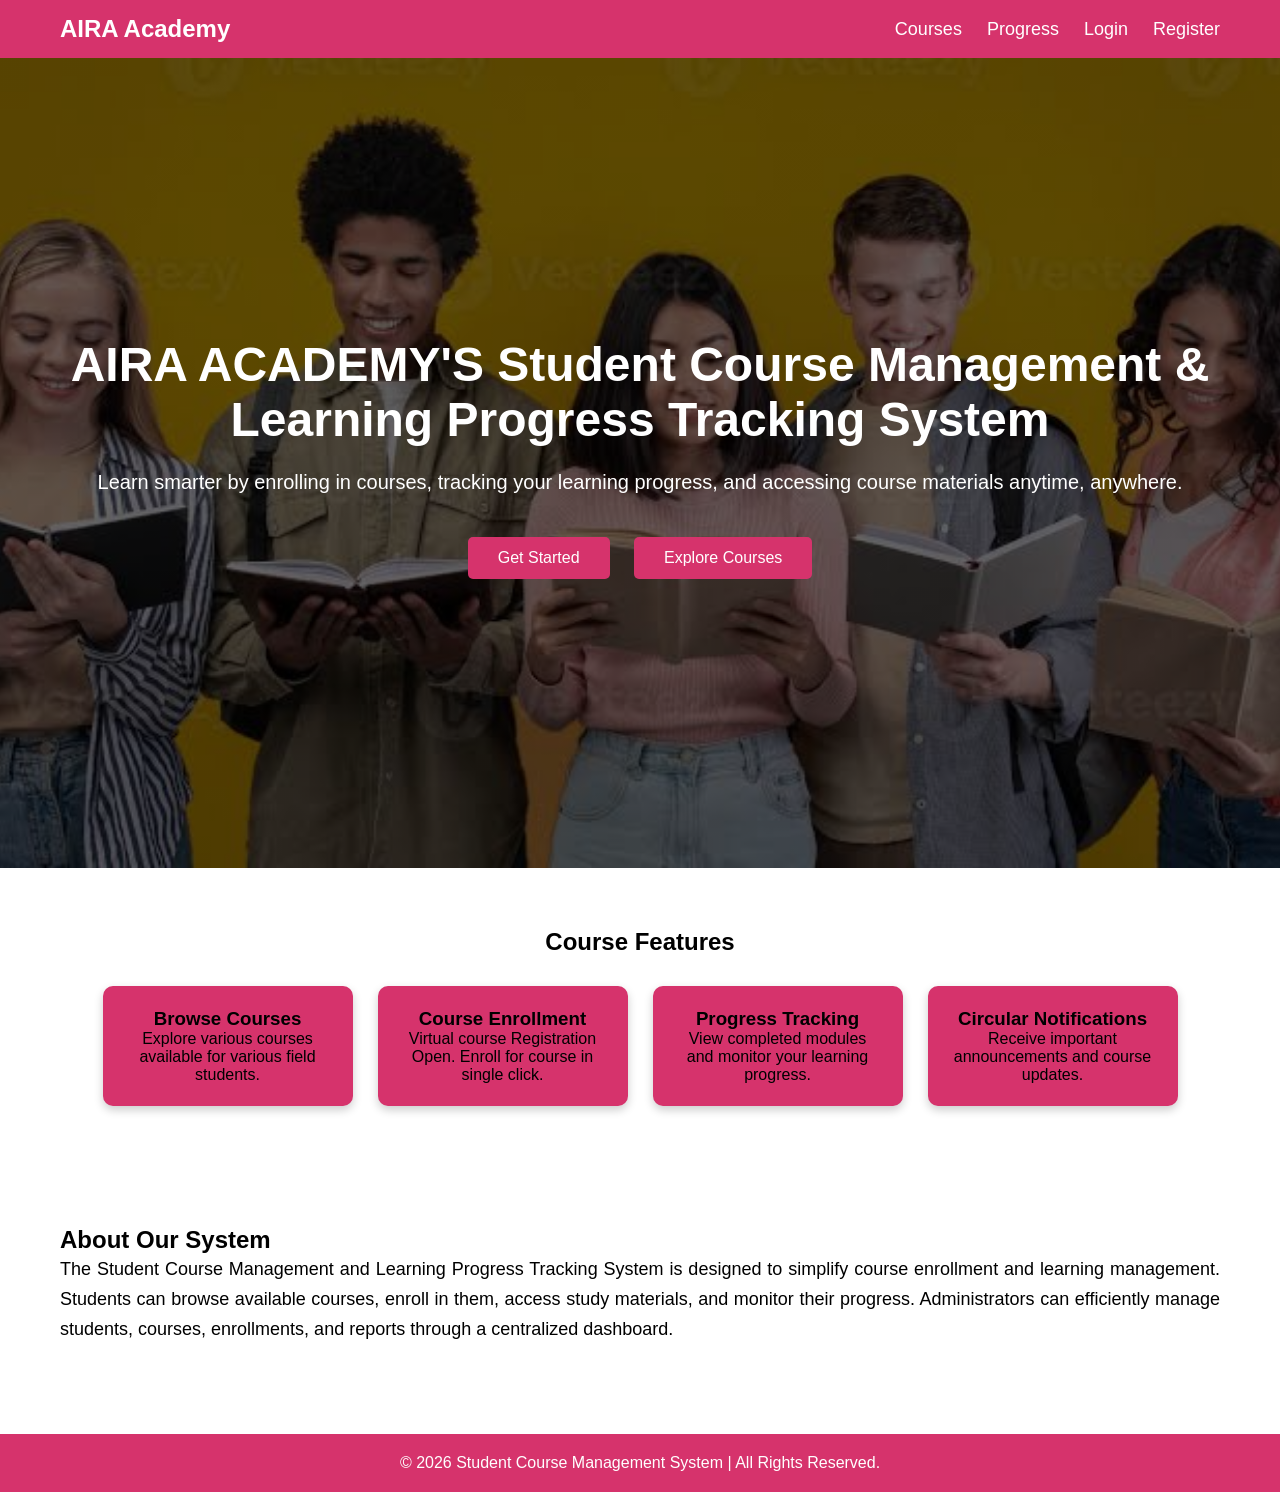
<file: frontend/index.html>
<!DOCTYPE html>
<html lang="en">
<head>
    <meta charset="UTF-8">
    <meta name="viewport" content="width=device-width, initial-scale=1.0">
    <title>Student Course Management System</title>
    <link rel="stylesheet" href="style.css">
</head>
<body>

    <!-- Navigation -->
    <nav>
        <div class="logo" style="color: white; font-size: 24px; font-weight: bold;">AIRA Academy</div>

        <ul>
            
            <li><a href="courses.html">Courses</a></li>
            <li><a href="progress.html">Progress</a></li>
            <li><a href="login.html">Login</a></li>
            <li><a href="register.html">Register</a></li>
        </ul>
    </nav>

    <!-- Hero Section -->
    <section class="hero">

        <div class="hero-text">

            <h1>AIRA ACADEMY'S Student Course Management & Learning Progress Tracking System</h1>

            <p>
                Learn smarter by enrolling in courses, tracking your learning progress,
                and accessing course materials anytime, anywhere.
            </p>

            <a href="register.html" class="btn">Get Started</a>
            <a href="courses.html" class="btn btn2">Explore Courses</a>

        </div>

    </section>

    <!-- Features -->

    <section class="features">

        <h2>Course Features</h2>
     <div class="feature-box">

        <div class="card">
            <h3> Browse Courses</h3>
            <p>Explore various courses available for various field students.</p>
        </div>

        <div class="card">
            <h3> Course Enrollment</h3>
            <p>Virtual course Registration Open. Enroll for course in single click.</p>
        </div>

        <div class="card">
            <h3> Progress Tracking</h3>
            <p>View completed modules and monitor your learning progress.</p>
        </div>

        <div class="card">
            <h3> Circular Notifications</h3>
            <p>Receive important announcements and course updates.</p>
        </div>

    </div>

</section>

    <!-- About -->

    <section class="about">

        <h2>About Our System</h2>

        <p>
            The Student Course Management and Learning Progress Tracking System
            is designed to simplify course enrollment and learning management.
            Students can browse available courses, enroll in them, access study
            materials, and monitor their progress. Administrators can efficiently
            manage students, courses, enrollments, and reports through a centralized dashboard.
        </p>

    </section>

    <!-- Footer -->

    <footer>

        <p>© 2026 Student Course Management System | All Rights Reserved.</p>

    </footer>

</body>
</html>
</file>
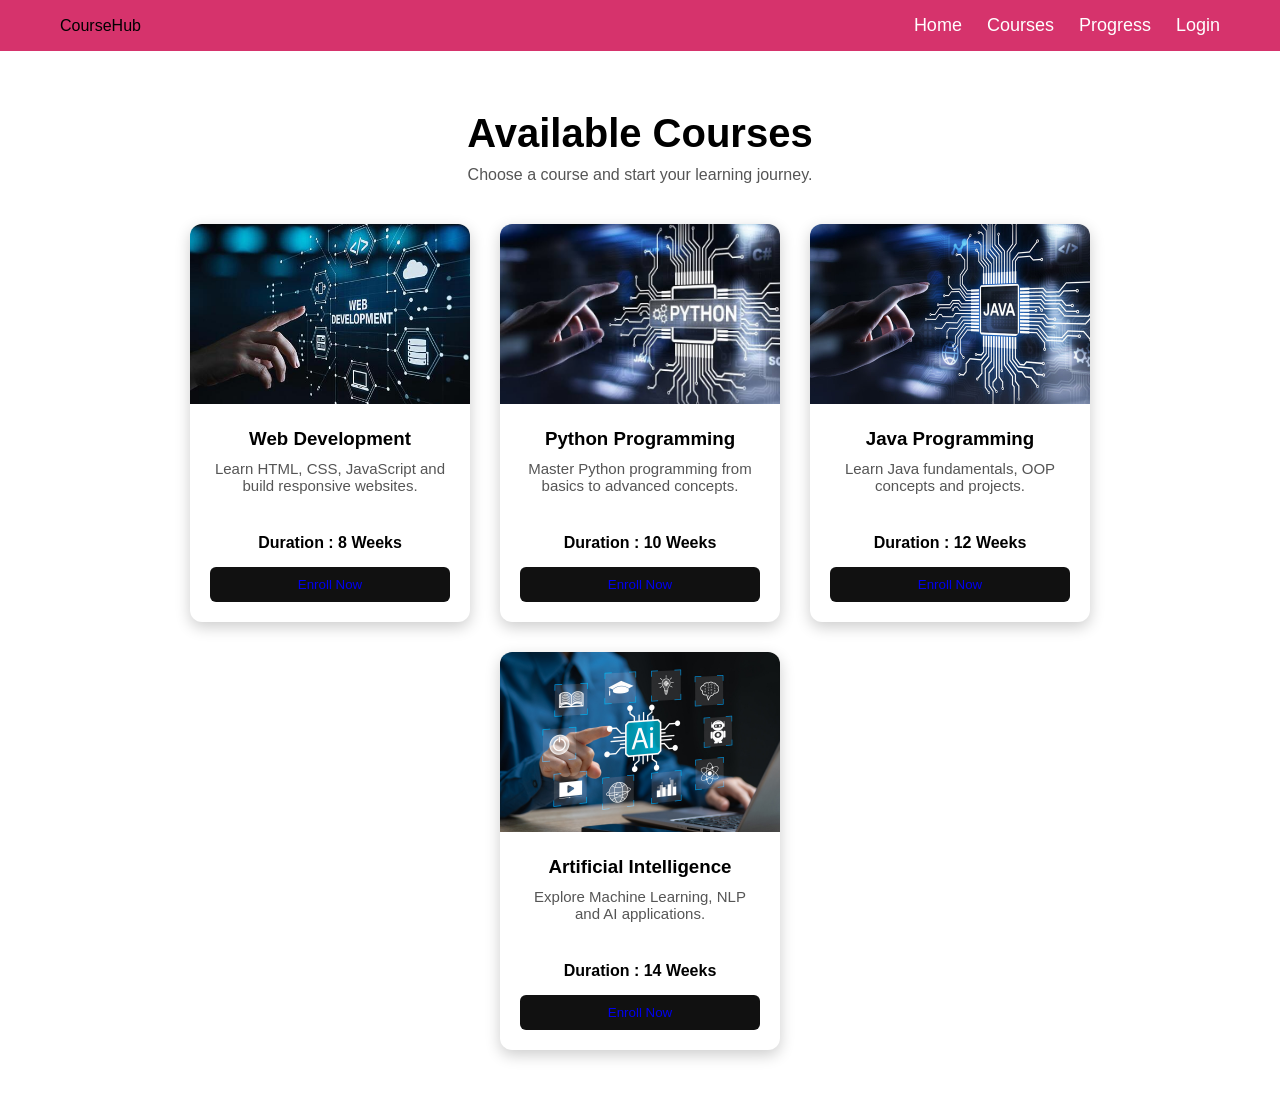
<file: frontend/courses.html>
<!DOCTYPE html>
<html lang="en">
<head>
    <meta charset="UTF-8">
    <meta name="viewport" content="width=device-width, initial-scale=1.0">
    <title>Courses</title>
    <link rel="stylesheet" href="style.css">
</head>
<body>

    <nav>
        <div class="logo">CourseHub</div>

        <ul>
            <li><a href="index.html">Home</a></li>
            <li><a href="courses.html" class="active">Courses</a></li>
            <li><a href="progress.html">Progress</a></li>
            <li><a href="login.html">Login</a></li>
        </ul>
    </nav>

    <section class="course-section">

        <h1>Available Courses</h1>
        <p>Choose a course and start your learning journey.</p>

        <div class="course-container">

            <div class="course-card">
                <img src="web.jpg" alt="Web Development">

                <div class="course-content">
                    <h3>Web Development</h3>

                    <p>Learn HTML, CSS, JavaScript and build responsive websites.</p>

                    <span>Duration : 8 Weeks</span>

                    <button><a  href="register.html" style="text-decoration: none;">Enroll Now</a></button>
                </div>
            </div>

            <div class="course-card">
                <img src="python.jpg" alt="Python">

                <div class="course-content">
                    <h3>Python Programming</h3>

                    <p>Master Python programming from basics to advanced concepts.</p>

                    <span>Duration : 10 Weeks</span>

                    <button ><a  href="register.html" style="text-decoration: none;">Enroll Now</a></button>
                </div>
            </div>

            <div class="course-card">
                <img src="java.jpg" alt="Java">

                <div class="course-content">
                    <h3>Java Programming</h3>

                    <p>Learn Java fundamentals, OOP concepts and projects.</p>

                    <span>Duration : 12 Weeks</span>

                    <button><a  href="register.html" style="text-decoration: none;">Enroll Now</a></button>
                </div>
            </div>

            <div class="course-card">
                <img src="ai.jpg" alt="AI">

                <div class="course-content">
                    <h3>Artificial Intelligence</h3>

                    <p>Explore Machine Learning, NLP and AI applications.</p>

                    <span>Duration : 14 Weeks</span>

                    <button><a  href="register.html" style="text-decoration: none;">Enroll Now</a></button>
                </div>
            </div>

        </div>

    </section>

</body>
</html>
</file>
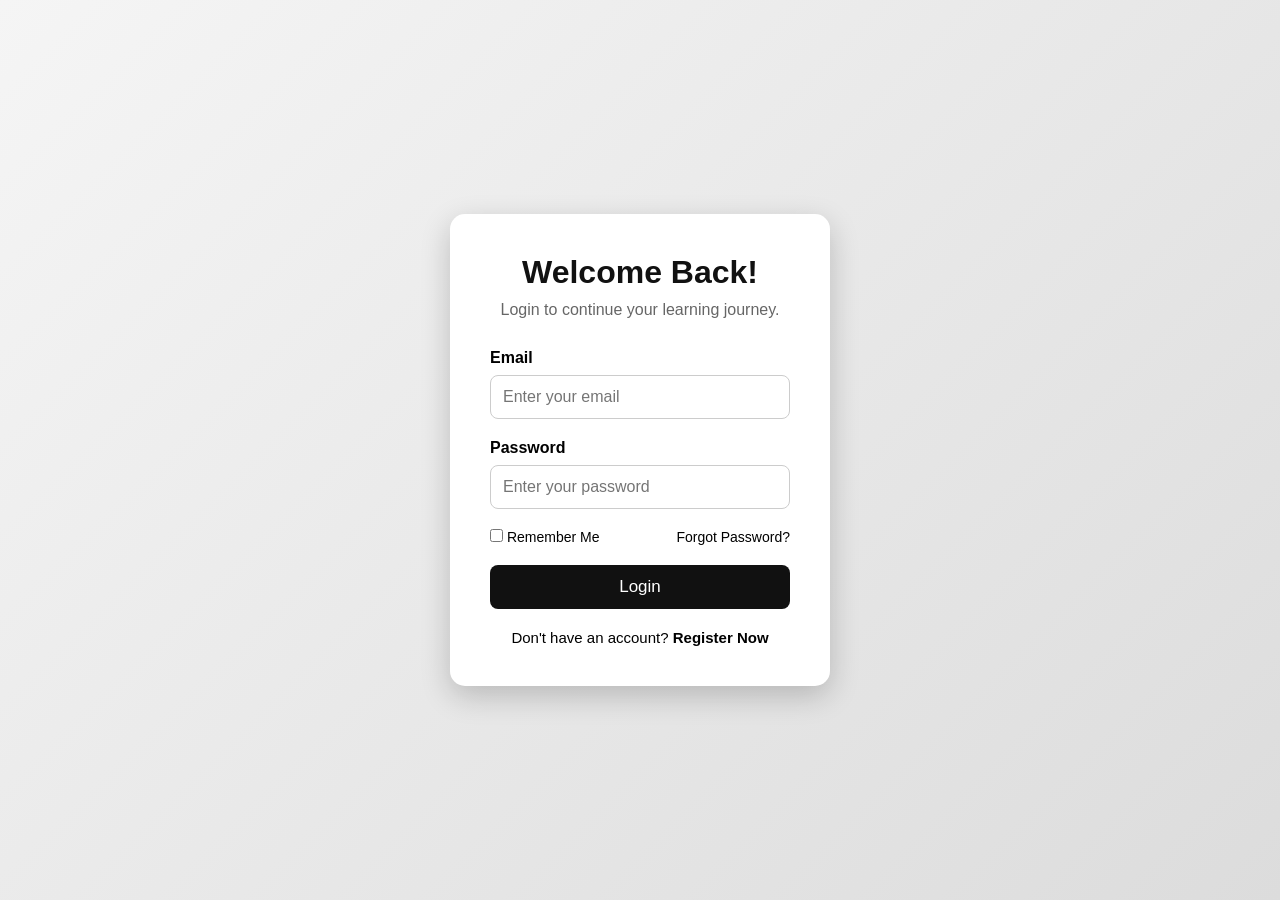
<file: frontend/login.html>
<!DOCTYPE html>
<html lang="en">
<head>
    <meta charset="UTF-8">
    <meta name="viewport" content="width=device-width, initial-scale=1.0">
    <title>Login | Student Course Management</title>
    <link rel="stylesheet" href="style.css">
</head>
<body>

    <div class="login-container">

        <div class="login-box">

            <h1>Welcome Back!</h1>
            <p>Login to continue your learning journey.</p>

            <form action="#">

                <div class="input-box">
                    <label>Email</label>
                    <input type="email" placeholder="Enter your email" required>
                </div>

                <div class="input-box">
                    <label>Password</label>
                    <input type="password" placeholder="Enter your password" required>
                </div>

                <div class="options">
                    <label>
                        <input type="checkbox">
                        Remember Me
                    </label>

                    <a href="#">Forgot Password?</a>
                </div>

                <button type="submit" class="login-btn">Login</button>

            </form>

            <div class="register-link">
                Don't have an account?
                <a href="register.html">Register Now</a>
            </div>

        </div>

    </div>

</body>
</html>
</file>
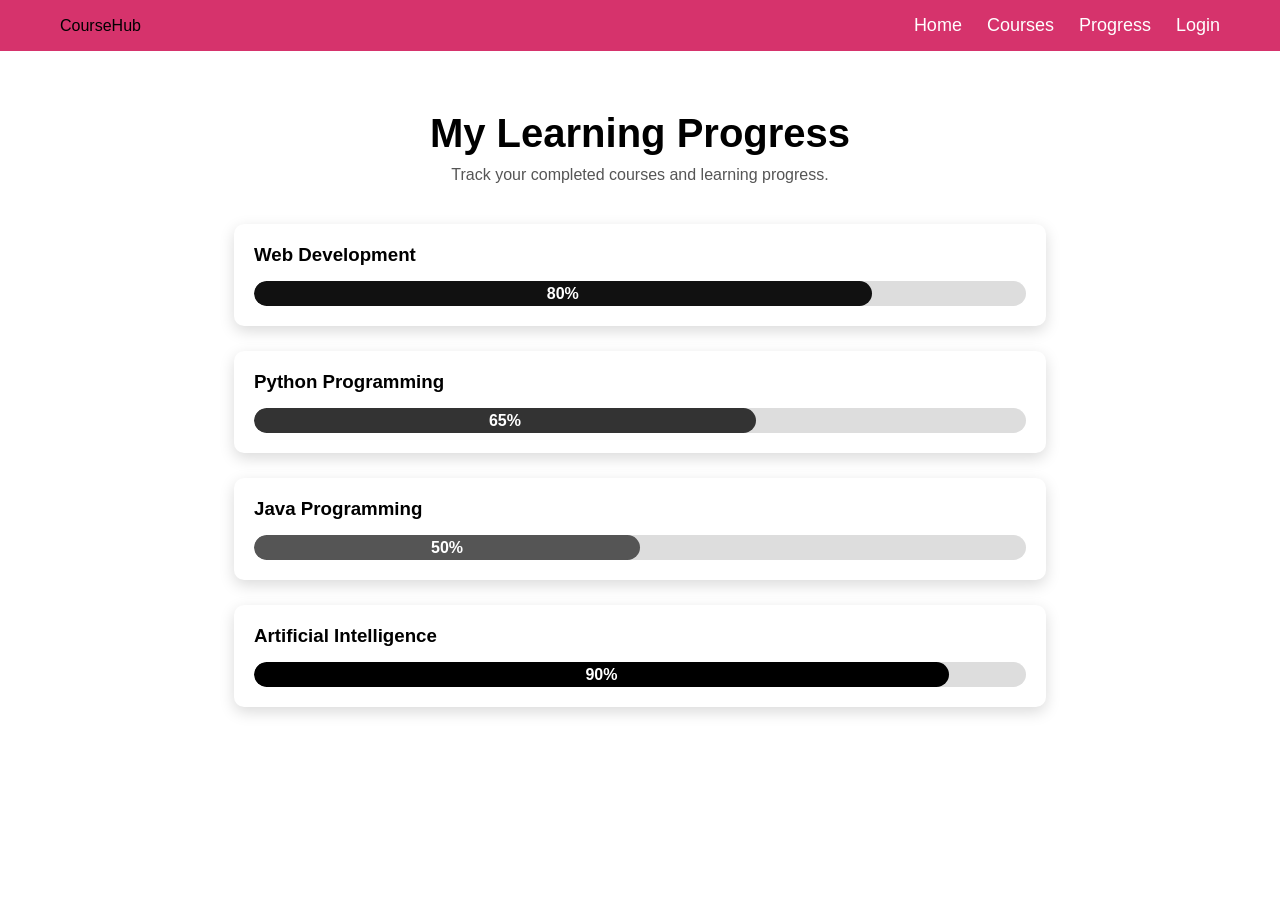
<file: frontend/progress.html>
<!DOCTYPE html>
<html lang="en">
<head>
    <meta charset="UTF-8">
    <meta name="viewport" content="width=device-width, initial-scale=1.0">
    <title>Learning Progress</title>
    <link rel="stylesheet" href="style.css">
</head>
<body>

    <!-- Navigation -->
    <nav>
        <div class="logo">CourseHub</div>

        <ul>
            <li><a href="index.html">Home</a></li>
            <li><a href="courses.html">Courses</a></li>
            <li><a href="progress.html" class="active">Progress</a></li>
            <li><a href="login.html">Login</a></li>
        </ul>
    </nav>

    <!-- Progress Section -->
    <section class="progress-section">

        <h1>My Learning Progress</h1>
        <p>Track your completed courses and learning progress.</p>

        <div class="progress-card">

            <h3>Web Development</h3>

            <div class="progress-bar">
                <div class="progress-fill web">80%</div>
            </div>

        </div>

        <div class="progress-card">

            <h3>Python Programming</h3>

            <div class="progress-bar">
                <div class="progress-fill python">65%</div>
            </div>

        </div>

        <div class="progress-card">

            <h3>Java Programming</h3>

            <div class="progress-bar">
                <div class="progress-fill java">50%</div>
            </div>

        </div>

        <div class="progress-card">

            <h3>Artificial Intelligence</h3>

            <div class="progress-bar">
                <div class="progress-fill ai">90%</div>
            </div>

        </div>

    </section>

</body>
</html>
</file>
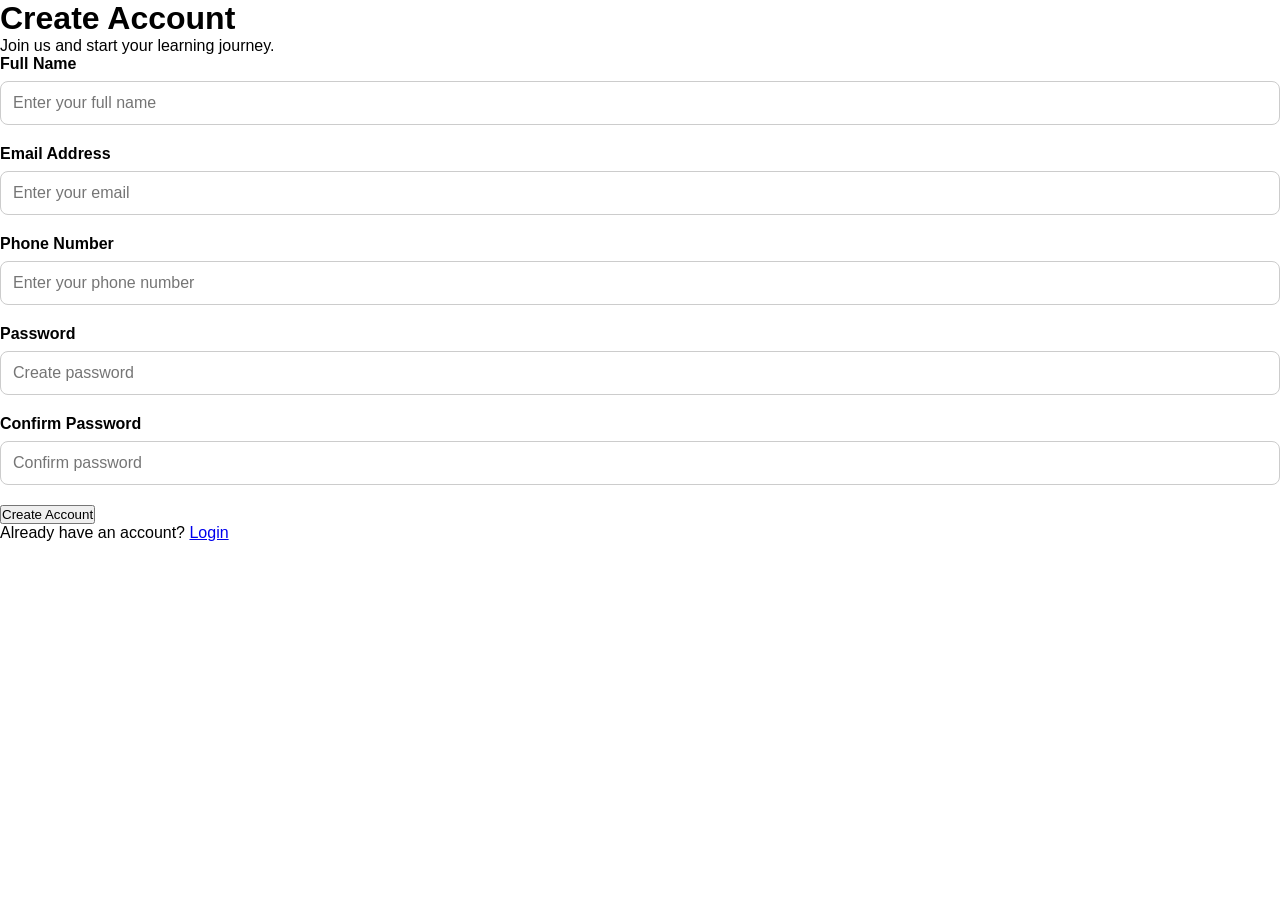
<file: frontend/register.html>
<!DOCTYPE html>
<html lang="en">
<head>
    <meta charset="UTF-8">
    <meta name="viewport" content="width=device-width, initial-scale=1.0">
    <title>Register | Student Course Management System</title>
    <link rel="stylesheet" href="style.css">
</head>
<body>

    <div class="register-container">

        <div class="register-box">

            <h1>Create Account</h1>
            <p>Join us and start your learning journey.</p>

            <form action="#">

                <div class="input-box">
                    <label>Full Name</label>
                    <input type="text" placeholder="Enter your full name" required>
                </div>

                <div class="input-box">
                    <label>Email Address</label>
                    <input type="email" placeholder="Enter your email" required>
                </div>

                <div class="input-box">
                    <label>Phone Number</label>
                    <input type="tel" placeholder="Enter your phone number" required>
                </div>

                <div class="input-box">
                    <label>Password</label>
                    <input type="password" placeholder="Create password" required>
                </div>

                <div class="input-box">
                    <label>Confirm Password</label>
                    <input type="password" placeholder="Confirm password" required>
                </div>

                <button type="submit" class="register-btn">
                    Create Account
                </button>

            </form>

            <div class="login-link">
                Already have an account?
                <a href="login.html">Login</a>
            </div>

        </div>

    </div>

</body>
</html>
</file>
<file: frontend/style.css>
*{
    margin:0;
    padding:0;
    box-sizing:border-box;
    font-family:Arial, Helvetica, sans-serif;
}

body{
    background:#43444400;
}

/* Navigation */

nav{
    background:#D6336C;
    display:flex;
    justify-content:space-between;
    align-items:center;
    padding:15px 60px;
}

nav h2{
    color:white;
    font-size:28px;
}

nav ul{
    list-style:none;
    display:flex;
}

nav ul li{
    margin-left:25px;
}

nav ul li a{
    text-decoration:none;
    color:white;
    font-size:18px;
}

nav ul li a:hover{
    color:yellow;
}

/* Hero Section */

.hero{
    height:90vh;
    background:linear-gradient(rgba(0,0,0,.6),rgba(0,0,0,.6)),
    url("study.jpg");
    background-size:cover;
    background-position:center;
    display:flex;
    justify-content:center;
    align-items:center;
    text-align:center;
    color:white;
}

.hero-content{
    width:70%;
}

.hero h1{
    font-size:48px;
    margin-bottom:20px;
}

.hero p{
    font-size:20px;
    line-height:30px;
    margin-bottom:30px;
}

.btn{
    display:inline-block;
    background:#D6336C;
    color:white;
    text-decoration:none;
    padding:12px 30px;
    border-radius:5px;
    margin:10px;
    transition:.3s;
}

.btn:hover{
    background:#D6336C
;
}

/* Sections */

section{
    padding:60px;
}

.title{
    text-align:center;
    color:#D6336C
;
    margin-bottom:40px;
    font-size:35px;
}

/* Features */

.features{
    text-align: center;
    padding: 60px 20px;
}

.feature-box{
    display: flex;
    justify-content: center;   /* Centers the cards */
    align-items: center;
    flex-wrap: wrap;
    gap: 25px;
    margin-top: 30px;
}


.card{
    width: 250px;
    background: #D6336C
;
    padding: 20px;
    border-radius: 10px;
    box-shadow: 0 4px 10px rgba(0,0,0,0.2);
    text-align: center;
}
.card{
    border: 2px solid transparent;
    transition: border-color 0.3s ease;
}

.card:hover{
    border-color: #000;
}

/* About */

.about{
    background:white;
}

.about p{
    font-size:18px;
    line-height:30px;
    text-align:justify;
}

/* Modules */

.modules{
    display:flex;
    justify-content:center;
    gap:40px;
    flex-wrap:wrap;
}

.module{
    width:350px;
    background:white;
    padding:25px;
    border-radius:10px;
    box-shadow:0 5px 10px rgba(0,0,0,.15);
}

.module h3{
    color:#D6336C
;
    margin-bottom:20px;
}

.module ul{
    padding-left:20px;
}

.module li{
    margin-bottom:12px;
}

/* Footer */

footer{
    background:#D6336C
;
    color:white;
    text-align:center;
    padding:20px;
    margin-top:30px;
}

/* Responsive */

@media(max-width:768px){

nav{
    flex-direction:column;
}

nav ul{
    flex-direction:column;
    margin-top:15px;
}

nav ul li{
    margin:10px 0;
}

.hero h1{
    font-size:35px;
}

.hero p{
    font-size:18px;
}

.hero-content{
    width:90%;
}

}


/* LOGIN PAGE */

.login-container{
    height:100vh;
    display:flex;
    justify-content:center;
    align-items:center;
    background:linear-gradient(135deg,#f5f5f5,#dcdcdc);
}

.login-box{
    width:380px;
    background:#fff;
    padding:40px;
    border-radius:15px;
    box-shadow:0 10px 30px rgba(0,0,0,0.2);
    text-align:center;
}

.login-box h1{
    color:#111;
    margin-bottom:10px;
}

.login-box p{
    color:#666;
    margin-bottom:30px;
}

.input-box{
    text-align:left;
    margin-bottom:20px;
}

.input-box label{
    font-weight:bold;
    display:block;
    margin-bottom:8px;
}

.input-box input{
    width:100%;
    padding:12px;
    border:1px solid #ccc;
    border-radius:8px;
    outline:none;
    font-size:16px;
    transition:0.3s;
}

.input-box input:focus{
    border-color:#000;
    box-shadow:0 0 8px rgba(0,0,0,0.2);
}

.options{
    display:flex;
    justify-content:space-between;
    align-items:center;
    margin-bottom:20px;
    font-size:14px;
}

.options a{
    text-decoration:none;
    color:#000;
}

.login-btn{
    width:100%;
    padding:12px;
    background:#111;
    color:#fff;
    border:none;
    border-radius:8px;
    font-size:17px;
    cursor:pointer;
    transition:0.3s;
}

.login-btn:hover{
    background:#333;
}

.register-link{
    margin-top:20px;
    font-size:15px;
}

.register-link a{
    color:#000;
    text-decoration:none;
    font-weight:bold;
}

.register-link a:hover{
    text-decoration:underline;
}


.course-section{
    padding:60px;
    text-align:center;
}

.course-section h1{
    font-size:40px;
    margin-bottom:10px;
}

.course-section p{
    color:#555;
    margin-bottom:40px;
}

.course-container{
    display:flex;
    justify-content:center;
    gap:30px;
    flex-wrap:wrap;
}

.course-card{
    width:280px;
    background:#fff;
    border-radius:12px;
    overflow:hidden;
    box-shadow:0 5px 15px rgba(0,0,0,.2);
    transition:.3s;
}

.course-card:hover{
    box-shadow:0 10px 25px rgba(0,0,0,.35);
}

.course-card img{
    width:100%;
    height:180px;
    object-fit:cover;
}

.course-content{
    padding:20px;
}

.course-content h3{
    margin-bottom:10px;
}

.course-content p{
    font-size:15px;
    color:#555;
}

.course-content span{
    display:block;
    margin:15px 0;
    font-weight:bold;
}

.course-content button{
    width:100%;
    padding:10px;
    background:#111;
    color:white;
    border:none;
    border-radius:6px;
    cursor:pointer;
    transition:.3s;
}

.course-content button:hover{
    background:#444;
}

/* Progress Page */

.progress-section{
    padding:60px;
    text-align:center;
}

.progress-section h1{
    font-size:40px;
    margin-bottom:10px;
}

.progress-section p{
    color:#555;
    margin-bottom:40px;
}

.progress-card{
    width:70%;
    margin:25px auto;
    background:#fff;
    padding:20px;
    border-radius:10px;
    box-shadow:0 5px 15px rgba(0,0,0,.15);
    text-align:left;
}

.progress-card h3{
    margin-bottom:15px;
}

.progress-bar{
    width:100%;
    height:25px;
    background:#ddd;
    border-radius:30px;
    overflow:hidden;
}

.progress-fill{
    height:100%;
    color:white;
    text-align:center;
    line-height:25px;
    font-weight:bold;
    border-radius:30px;
}

.web{
    width:80%;
    background:#111;
}

.python{
    width:65%;
    background:#333;
}

.java{
    width:50%;
    background:#555;
}

.ai{
    width:90%;
    background:#000;
}
</file>
